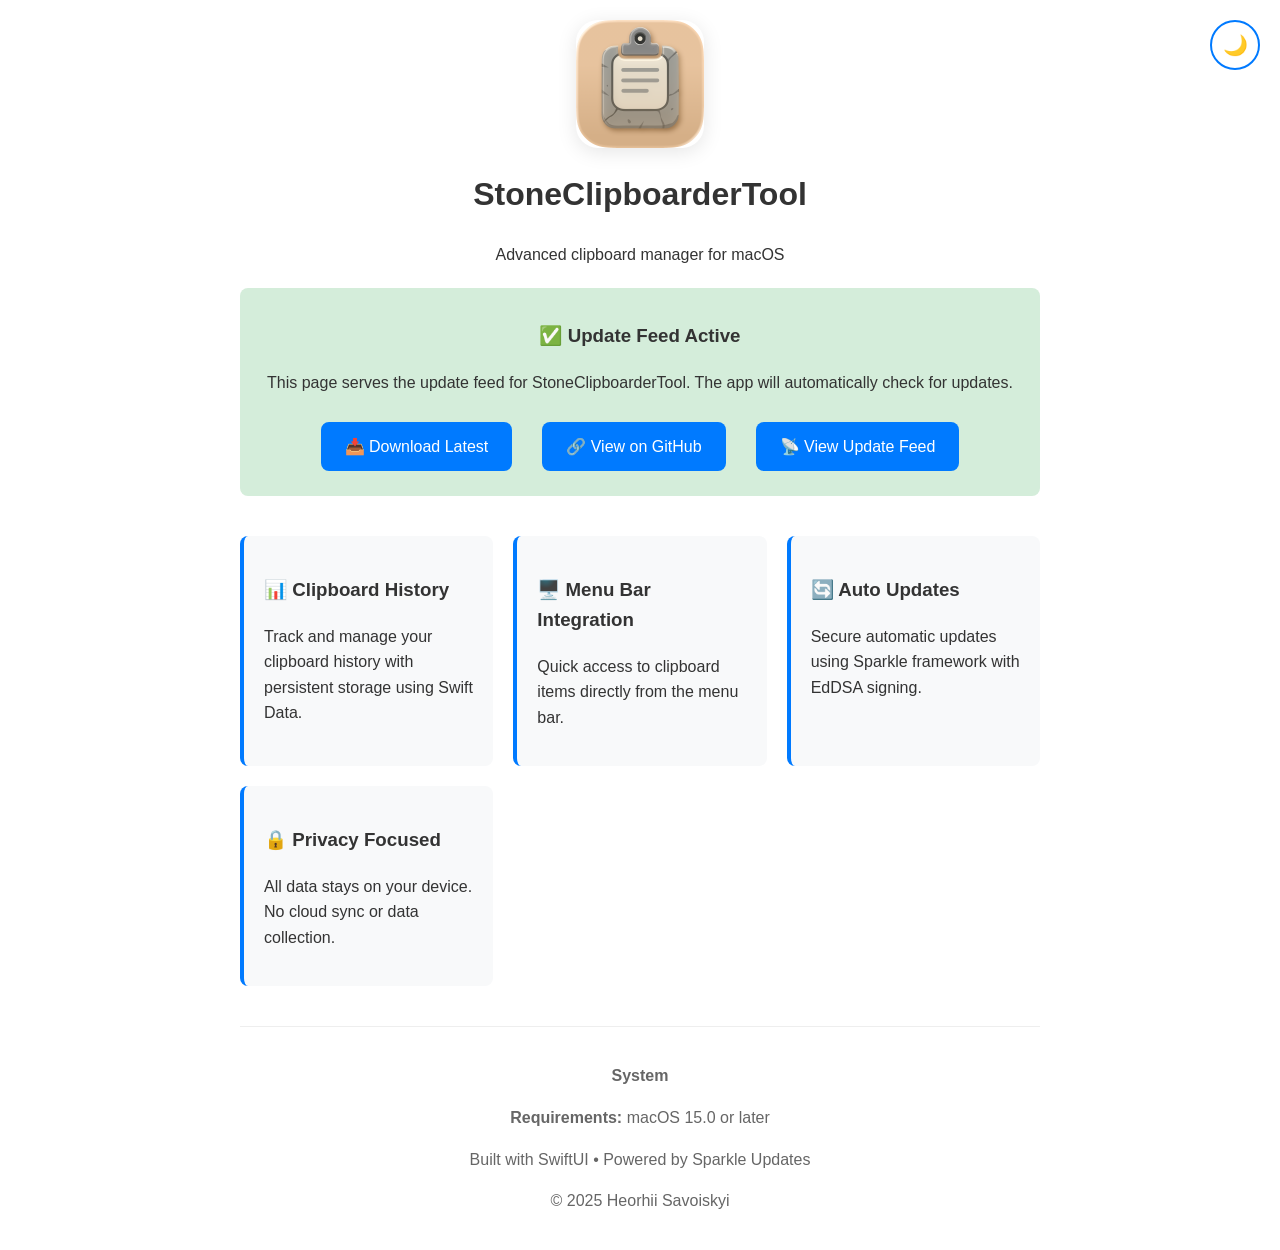
<file: index.html>
<!DOCTYPE html>
<html lang="en">
<head>
    <meta charset="UTF-8">
    <meta name="viewport" content="width=device-width, initial-scale=1.0">
    <title>StoneClipboarderTool - Updates</title>
    <style>
        /* Light theme (default) */
        body {
            font-family: -apple-system, BlinkMacSystemFont, 'Segoe UI', Roboto, sans-serif;
            max-width: 800px;
            margin: 0 auto;
            padding: 20px;
            line-height: 1.6;
            color: #333;
            background-color: #ffffff;
            transition: background-color 0.3s ease, color 0.3s ease;
        }
        
        .header {
            text-align: center;
            margin-bottom: 40px;
        }
        
        .app-icon {
            width: 128px;
            height: 128px;
            background-image: url('StoneClipboarderIcon2-iOS-Default-1024x1024@1x.png');
            background-size: cover;
            background-position: center;
            border-radius: 22px;
            margin: 0 auto 20px;
            box-shadow: 0 4px 20px rgba(0,0,0,0.1);
            transition: box-shadow 0.3s ease;
        }
        
        @media (-webkit-min-device-pixel-ratio: 2) {
            .app-icon {
                background-image: url('StoneClipboarderIcon2-iOS-Default-1024x1024@2x.png');
            }
        }
        
        .download-btn {
            background: #007AFF;
            color: white;
            padding: 12px 24px;
            border-radius: 8px;
            text-decoration: none;
            display: inline-block;
            margin: 10px;
            transition: background 0.2s ease;
        }
        
        .download-btn:hover {
            background: #0056CC;
        }
        
        .feature-list {
            display: grid;
            grid-template-columns: repeat(auto-fit, minmax(250px, 1fr));
            gap: 20px;
            margin: 30px 0;
        }
        
        .feature {
            background: #f8f9fa;
            padding: 20px;
            border-radius: 8px;
            border-left: 4px solid #007AFF;
            transition: background-color 0.3s ease;
        }
        
        .footer {
            text-align: center;
            margin-top: 40px;
            padding-top: 20px;
            border-top: 1px solid #eee;
            color: #666;
            transition: color 0.3s ease, border-color 0.3s ease;
        }
        
        .update-info {
            background: #e8f4fd;
            padding: 15px;
            border-radius: 8px;
            margin: 20px 0;
            transition: background-color 0.3s ease;
        }

        /* Dark theme */
        @media (prefers-color-scheme: dark) {
            body {
                background-color: #1a1a1a;
                color: #e0e0e0;
            }
            
            .app-icon {
                box-shadow: 0 4px 20px rgba(255,255,255,0.1);
            }
            
            .download-btn {
                background: #0A84FF;
            }
            
            .download-btn:hover {
                background: #409CFF;
            }
            
            .feature {
                background: #2a2a2a;
                border-left-color: #0A84FF;
                color: #e0e0e0;
            }
            
            .footer {
                border-top-color: #444;
                color: #999;
            }
            
            .update-info {
                background: #1e3a52;
                color: #e0e0e0;
            }
        }

        /* Theme toggle button */
        .theme-toggle {
            position: fixed;
            top: 20px;
            right: 20px;
            background: transparent;
            border: 2px solid #007AFF;
            border-radius: 50%;
            width: 50px;
            height: 50px;
            cursor: pointer;
            font-size: 20px;
            transition: all 0.3s ease;
            display: flex;
            align-items: center;
            justify-content: center;
        }
        
        .theme-toggle:hover {
            background: #007AFF;
            transform: scale(1.1);
        }
        
        /* Manual theme overrides */
        body.light-theme {
            background-color: #ffffff !important;
            color: #333 !important;
        }
        
        body.light-theme .feature {
            background: #f8f9fa !important;
            color: #333 !important;
        }
        
        body.light-theme .footer {
            color: #666 !important;
            border-top-color: #eee !important;
        }
        
        body.light-theme .update-info {
            background: #e8f4fd !important;
            color: #333 !important;
        }
        
        body.light-theme .app-icon {
            box-shadow: 0 4px 20px rgba(0,0,0,0.1) !important;
        }
        
        body.dark-theme {
            background-color: #1a1a1a !important;
            color: #e0e0e0 !important;
        }
        
        body.dark-theme .feature {
            background: #2a2a2a !important;
            border-left-color: #0A84FF !important;
            color: #e0e0e0 !important;
        }
        
        body.dark-theme .footer {
            border-top-color: #444 !important;
            color: #999 !important;
        }
        
        body.dark-theme .update-info {
            background: #1e3a52 !important;
            color: #e0e0e0 !important;
        }
        
        body.dark-theme .app-icon {
            box-shadow: 0 4px 20px rgba(255,255,255,0.1) !important;
        }
        
        body.dark-theme .download-btn {
            background: #0A84FF !important;
        }
        
        body.dark-theme .download-btn:hover {
            background: #409CFF !important;
        }
        
        @media (prefers-color-scheme: dark) {
            .theme-toggle {
                border-color: #0A84FF;
            }
            
            .theme-toggle:hover {
                background: #0A84FF;
            }
        }
    </style>
</head>
<body>
    <!-- Theme toggle button -->
    <button class="theme-toggle" onclick="toggleTheme()" title="Toggle theme">
        <span id="theme-icon">🌙</span>
    </button>

    <div class="header">
        <div class="app-icon"></div>
        <h1>StoneClipboarderTool</h1>
        <p>Advanced clipboard manager for macOS</p>

        <div class="update-info">
            <h3>Automatic Updates Available</h3>
            <p>This page serves the update feed for StoneClipboarderTool. The app will automatically check for updates.</p>
            <div style="display: flex; gap: 10px; justify-content: center; flex-wrap: wrap;">
                <a href="https://github.com/foxfollow/Stone-Clipboarder-Tool/releases/latest" class="download-btn">📥 Download Latest</a>
                <a href="https://github.com/foxfollow/Stone-Clipboarder-Tool" class="download-btn">🔗 View on GitHub</a>
                <a href="appcast.xml" class="download-btn">📡 View Update Feed</a>
            </div>
        </div>
    </div>

    <div class="feature-list">
        <div class="feature">
            <h3>📊 Clipboard History</h3>
            <p>Track and manage your clipboard history with persistent storage using Swift Data.</p>
        </div>

        <div class="feature">
            <h3>🖥️ Menu Bar Integration</h3>
            <p>Quick access to clipboard items directly from the menu bar.</p>
        </div>

        <div class="feature">
            <h3>🔄 Auto Updates</h3>
            <p>Secure automatic updates using Sparkle framework with EdDSA signing.</p>
        </div>

        <div class="feature">
            <h3>🔒 Privacy Focused</h3>
            <p>All data stays on your device. No cloud sync or data collection.</p>
        </div>
    </div>

    <div class="footer">
        <p><strong>System</p> Requirements:</strong> macOS 15.0 or later</p>
        <p>Built with SwiftUI • Powered by Sparkle Updates</p>
        <p>&copy; 2025 Heorhii Savoiskyi</p>
    </div>

    <script>
        // Theme management
        let currentTheme = localStorage.getItem('theme') || 'auto';
        
        function setTheme(theme) {
            currentTheme = theme;
            localStorage.setItem('theme', theme);
            
            const body = document.body;
            const themeIcon = document.getElementById('theme-icon');
            
            // Remove existing theme classes
            body.classList.remove('light-theme', 'dark-theme');
            
            if (theme === 'light') {
                body.classList.add('light-theme');
                themeIcon.textContent = '🌙';
            } else if (theme === 'dark') {
                body.classList.add('dark-theme');
                themeIcon.textContent = '☀️';
            } else {
                // Auto mode - follow system preference
                themeIcon.textContent = window.matchMedia('(prefers-color-scheme: dark)').matches ? '☀️' : '🌙';
            }
        }
        
        function toggleTheme() {
            if (currentTheme === 'auto' || currentTheme === 'light') {
                setTheme('dark');
            } else {
                setTheme('light');
            }
        }
        
        // Auto-refresh update feed status
        function checkUpdateFeed() {
            fetch('appcast.xml')
                .then(response => {
                    if (response.ok) {
                        document.querySelector('.update-info').style.background = currentTheme === 'dark' ? '#1a4a3a' : '#d4edda';
                        document.querySelector('.update-info h3').textContent = '✅ Update Feed Active';
                    }
                })
                .catch(() => {
                    // Feed not ready yet
                });
        }

        // Initialize theme on page load
        document.addEventListener('DOMContentLoaded', function() {
            setTheme(currentTheme);
            checkUpdateFeed();
        });
        
        // Listen for system theme changes
        window.matchMedia('(prefers-color-scheme: dark)').addEventListener('change', function(e) {
            if (currentTheme === 'auto') {
                setTheme('auto');
            }
        });
    </script>
</body>
</html>
</file>
